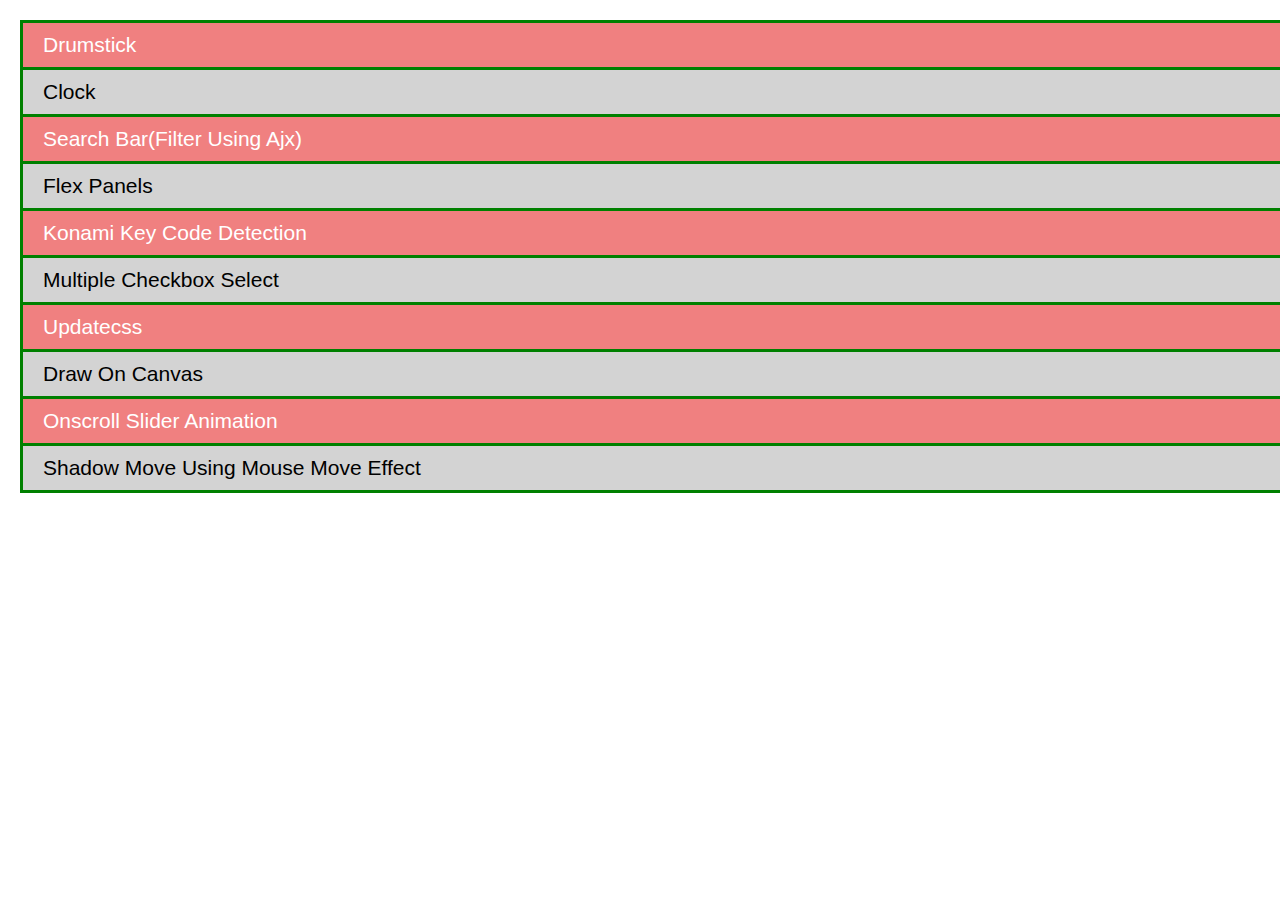
<file: index.html>
<!DOCTYPE html>
<html lang="en">

<head>
    <meta charset="UTF-8">
    <meta http-equiv="X-UA-Compatible" content="IE=edge">
    <meta name="viewport" content="width=device-width, initial-scale=1.0">
    <title>javascript 30</title>
    <link rel="stylesheet" href="style.css">
</head>

<body>

    <div class="container">
        <ul>
            <li><a href="Drumstick/index.html">Drumstick</a></li>
            <li><a href="clock/index.html">Clock</a></li>
            <li><a href="ajx type/index.html">Search bar(Filter using ajx)</a></li>
            <li><a href="Flex panels/index.html">Flex panels</a></li>
            <li><a href="KonamiKeycode/index.html">Konami Key Code Detection</a></li>
            <li><a href="Shift Checkboxes/index.html">Multiple checkbox select</a></li>
            <li><a href="UpdateCss/index.html">Updatecss</a></li>
            <li><a href="Canvas/index.html">Draw on Canvas</a></li>
            <li><a href="Scroll in animations/index.html">onscroll slider animation</a></li>
            <li><a href="Shadow move effect/index.html">Shadow move using mouse move effect</a></li>
        </ul>
    </div>

</body>

</html>
</file>
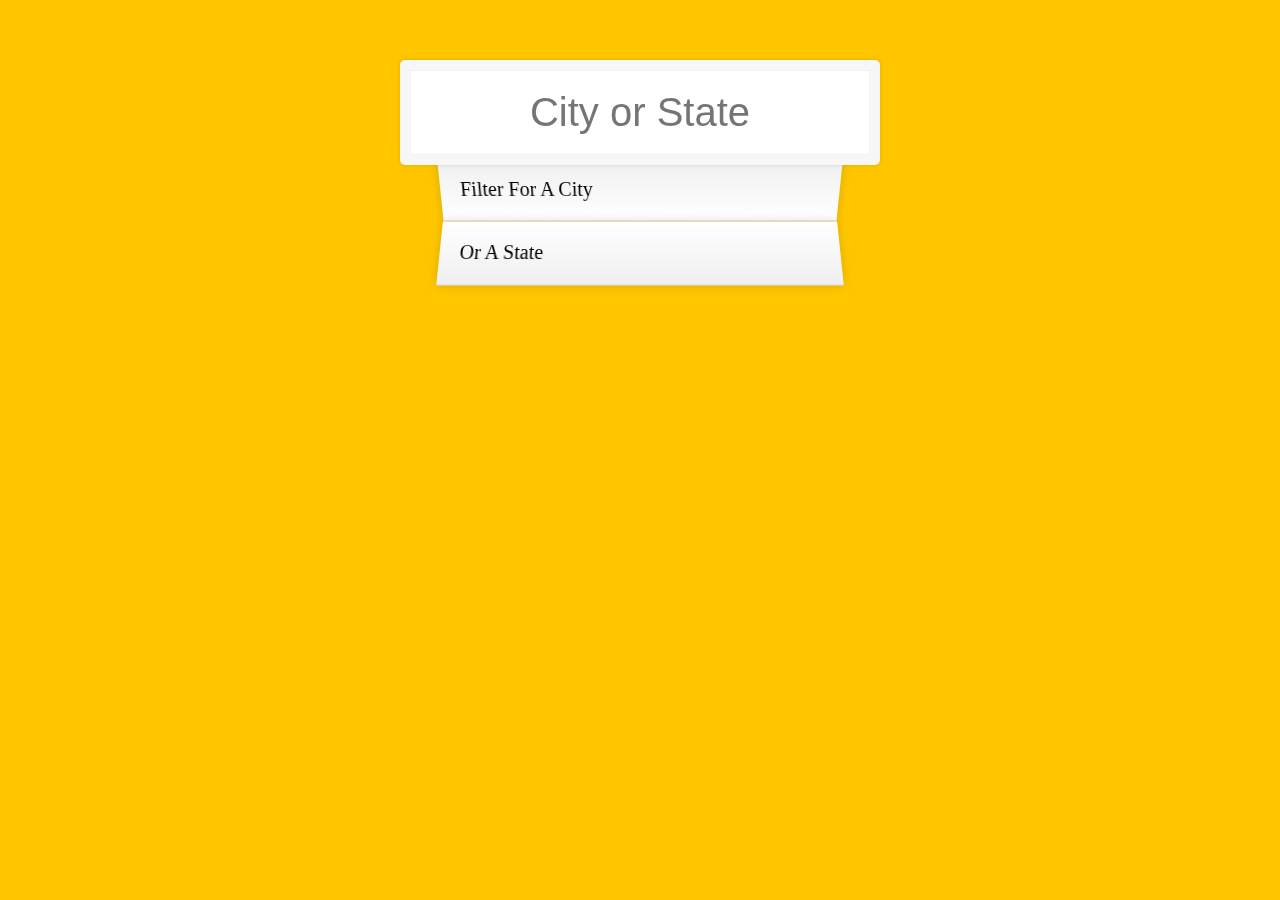
<file: ajx type/index.html>
<!DOCTYPE html>
<html lang="en">

<head>
    <meta charset="UTF-8">
    <title>Type Ahead 👀</title>
    <link rel="stylesheet" href="style.css">
</head>

<body>

    <form class="search-form">
        <input type="text" class="search" placeholder="City or State">
        <ul class="suggestions">
            <li>Filter for a city</li>
            <li>or a state</li>
        </ul>
    </form>
    <script>
        const endpoint = 'https://gist.githubusercontent.com/Miserlou/c5cd8364bf9b2420bb29/raw/2bf258763cdddd704f8ffd3ea9a3e81d25e2c6f6/cities.json';

        const cities = [];
        // fetching data from url
        fetch(endpoint)
            .then(blob => blob.json())
            .then(data => cities.push(...data))


        // to find matches
        function findMatches(wordToMatch, cities) {

            /* we make a regex pattern for match method
             because we cannot pass a variable inside it and make it case insensitve */
            const matchPattern = new RegExp(wordToMatch, 'gi')

            return cities.filter(place => place.city.match(matchPattern) || place.state.match(matchPattern))

        }

        function display() {
            const matched = findMatches(this.value, cities);

            const html = matched.map(place => {
                //regex for matching the search input in array and highligdht it
                const regex = new RegExp(this.value, 'gi');
                const cityName = place.city.replace(regex, `<span class='hl'>${this.value}</span>`)
                const stateName = place.state.replace(regex, `<span class='hl'>${this.value}</span>`)

                //  to dispaly commas in numbers
                internationalNumberFormat = new Intl.NumberFormat('en-US')
                const population = internationalNumberFormat.format(place.population)


                return `<li>
                    <span class="name">${cityName}, ${stateName}</span>
                    <span class="name">${population}</span>
                    </li>`
            }).join("") //join to convert arry object to string 
            console.table(typeof (html));
            suggestions.innerHTML = html


        }


        const search = document.querySelector(".search");
        const suggestions = document.querySelector(".suggestions");

        search.addEventListener('change', display);
        search.addEventListener("keyup", display);


    </script>
</body>

</html>
</file>
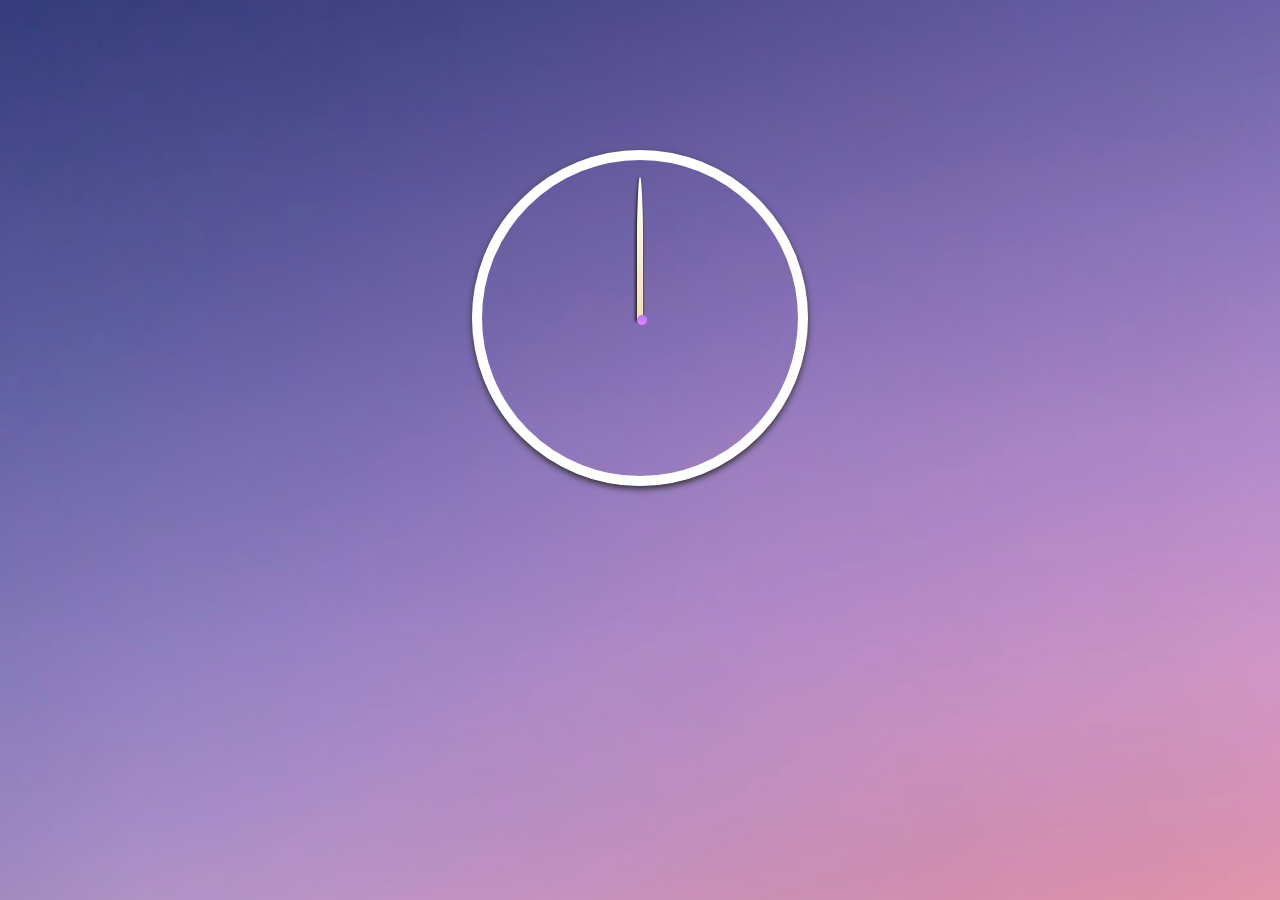
<file: clock/index.html>
<!DOCTYPE html>
<html lang="en">

<head>
    <meta charset="UTF-8">
    <meta http-equiv="X-UA-Compatible" content="IE=edge">
    <meta name="viewport" content="width=device-width, initial-scale=1.0">
    <link rel="stylesheet" href="style.css">
    <title>Document</title>
</head>

<body>

    <section class="clock">
        <div class="clock-face">
            <div class="hour-hand clock-hand"></div>
            <div class="mins-hand clock-hand"></div>
            <div class="sec-hand clock-hand"></div>
            <div class="dot"></div>
        </div>
    </section>
    <script src="script.js"></script>
</body>

</html>
</file>
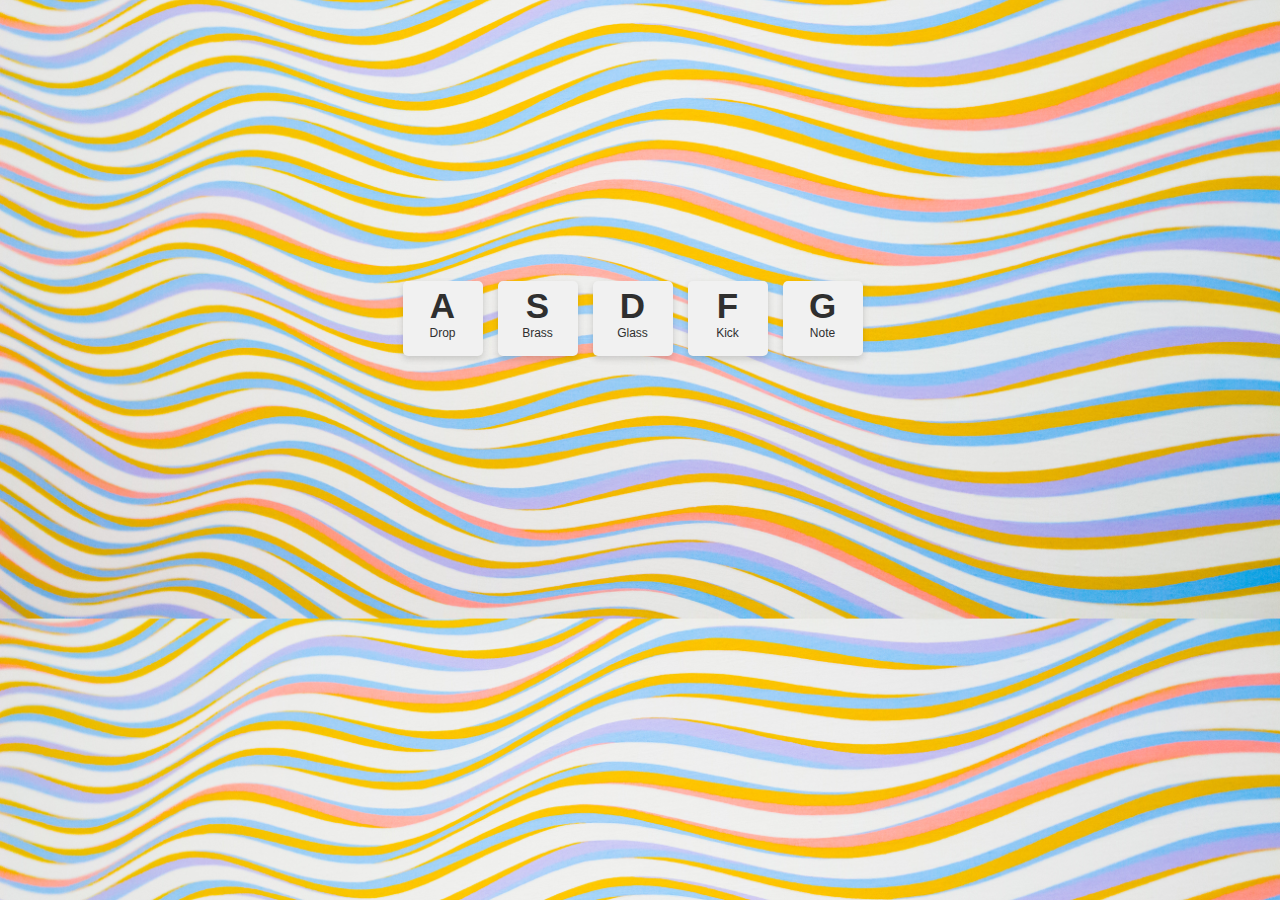
<file: Drumstick/index.html>
<!DOCTYPE html>
<html lang="en">

<head>
    <meta charset="UTF-8">
    <meta http-equiv="X-UA-Compatible" content="IE=edge">
    <meta name="viewport" content="width=device-width, initial-scale=1.0">
    <title>Drumstick</title>
    <link rel="stylesheet" href="style.css">
</head>

<body>
    <div class="keys">
        <div class="key" data-key="65">
            <span class="key__name">A</span>
            <span class="key__sound">Drop</span>
        </div>
        <div class="key" data-key="83">
            <span class="key__name">S</span>
            <span class="key__sound">Brass</span>
        </div>
        <div class="key" data-key="68">
            <span class="key__name">D</span>
            <span class="key__sound">Glass</span>
        </div>
        <div class="key" data-key="70">
            <span class="key__name">F</span>
            <span class="key__sound">Kick</span>
        </div>
        <div class="key" data-key="71">
            <span class="key__name">G</span>
            <span class="key__sound">Note</span>
        </div>
    </div>

    <audio data-key="65" class="audio" src="audio/synth-bass-drop-impact-14706.mp3"></audio>
    <audio data-key="83" class="audio" src="audio/brass-shot-96185.mp3"></audio>
    <audio data-key="68" class="audio" src="audio/glass-breaking-93803.mp3"></audio>
    <audio data-key="70" class="audio" src="audio/kick-tech-5825.mp3"></audio>
    <audio data-key="71" class="audio" src="audio/music-box-note-14514.mp3"></audio>

</body>
<script src="script.js"></script>

</html>
</file>
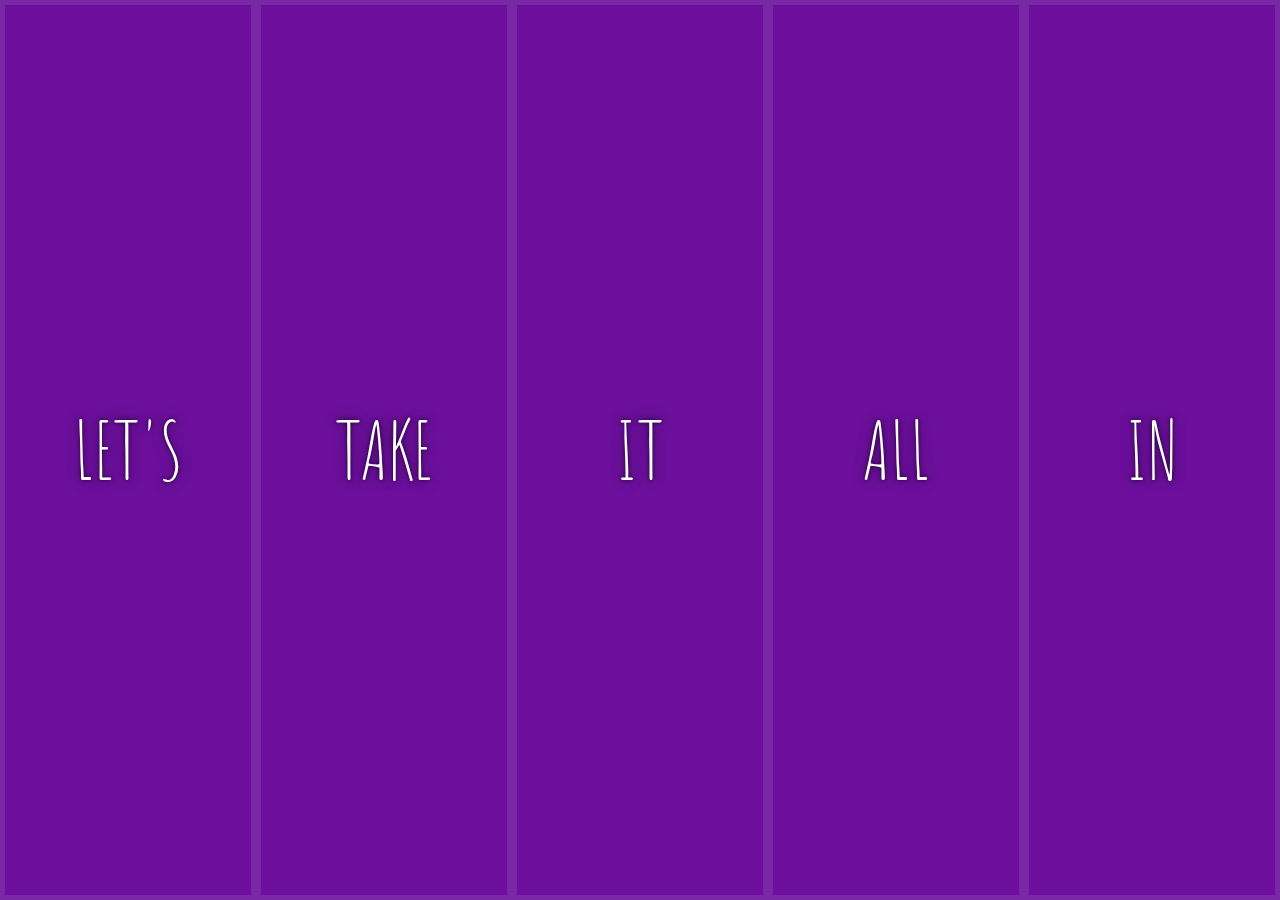
<file: Flex panels/index.html>
<!DOCTYPE html>
<html lang="en">

<head>
    <meta charset="UTF-8">
    <title>Flex Panels 💪</title>
    <link href='https://fonts.googleapis.com/css?family=Amatic+SC' rel='stylesheet' type='text/css'>
</head>

<body>
    <style>
        html {
            box-sizing: border-box;
            background: #ffc600;
            font-family: 'helvetica neue';
            font-size: 20px;
            font-weight: 200;
        }

        body {
            margin: 0;
        }

        *,
        *:before,
        *:after {
            box-sizing: inherit;
        }

        .panels {
            min-height: 100vh;
            overflow: hidden;
            display: flex;
        }

        .panel {
            background: #6B0F9C;
            box-shadow: inset 0 0 0 5px rgba(255, 255, 255, 0.1);
            color: white;
            text-align: center;
            align-items: center;
            /* Safari transitionend event.propertyName === flex */
            /* Chrome + FF transitionend event.propertyName === flex-grow */
            transition:
                font-size 0.7s cubic-bezier(0.61, -0.19, 0.7, -0.11),
                flex 0.7s cubic-bezier(0.61, -0.19, 0.7, -0.11),
                background 0.2s;
            font-size: 20px;
            background-size: cover;
            background-position: center;
            flex: 1;
            justify-content: center;
            display: flex;
            flex-direction: column;
        }

        .panel1 {
            background-image: url(https://source.unsplash.com/gYl-UtwNg_I/1500x1500);
        }

        .panel2 {
            background-image: url(https://source.unsplash.com/rFKUFzjPYiQ/1500x1500);
        }

        .panel3 {
            background-image: url(https://images.unsplash.com/photo-1465188162913-8fb5709d6d57?ixlib=rb-0.3.5&q=80&fm=jpg&crop=faces&cs=tinysrgb&w=1500&h=1500&fit=crop&s=967e8a713a4e395260793fc8c802901d);
        }

        .panel4 {
            background-image: url(https://source.unsplash.com/ITjiVXcwVng/1500x1500);
        }

        .panel5 {
            background-image: url(https://source.unsplash.com/3MNzGlQM7qs/1500x1500);
        }

        /* Flex Items */
        .panel>* {
            margin: 0;
            width: 100%;
            transition: transform 0.5s;
            flex: 1 0 auto;
            display: flex;
            justify-content: center;
            align-items: center;
        }

        .panel>*:first-child {
            transform: translateY(-100%);
        }

        .panel.open-active>*:first-child {
            transform: translateY(0);
        }

        .panel>*:last-child {
            transform: translateY(100%);
        }

        .panel.open-active>*:last-child {
            transform: translateY(0);
        }

        .panel p {
            text-transform: uppercase;
            font-family: 'Amatic SC', cursive;
            text-shadow: 0 0 4px rgba(0, 0, 0, 0.72), 0 0 14px rgba(0, 0, 0, 0.45);
            font-size: 2em;
        }

        .panel p:nth-child(2) {
            font-size: 4em;
        }

        .panel.open {
            flex: 5;
            font-size: 40px;
        }

        @media only screen and (max-width: 600px) {
            .panel p {
                font-size: 1em;
            }
        }
    </style>


    <div class="panels">
        <div class="panel panel1">
            <p>Hey</p>
            <p>Let's</p>
            <p>Dance</p>
        </div>
        <div class="panel panel2">
            <p>Give</p>
            <p>Take</p>
            <p>Receive</p>
        </div>
        <div class="panel panel3">
            <p>Experience</p>
            <p>It</p>
            <p>Today</p>
        </div>
        <div class="panel panel4">
            <p>Give</p>
            <p>All</p>
            <p>You can</p>
        </div>
        <div class="panel panel5">
            <p>Life</p>
            <p>In</p>
            <p>Motion</p>
        </div>
    </div>

    <script>
        const panels = document.querySelectorAll('.panel');

        function toggleOpen() {
            console.log('Hello');
            this.classList.toggle('open');
        }

        function toggleActive(e) {
            console.log(e.propertyName);
            if (e.propertyName.includes('flex')) {
                this.classList.toggle('open-active');
            }
        }

        panels.forEach(panel => panel.addEventListener('click', toggleOpen));
        panels.forEach(panel => panel.addEventListener('transitionend', toggleActive));
    </script>

</body>

</html>
</file>
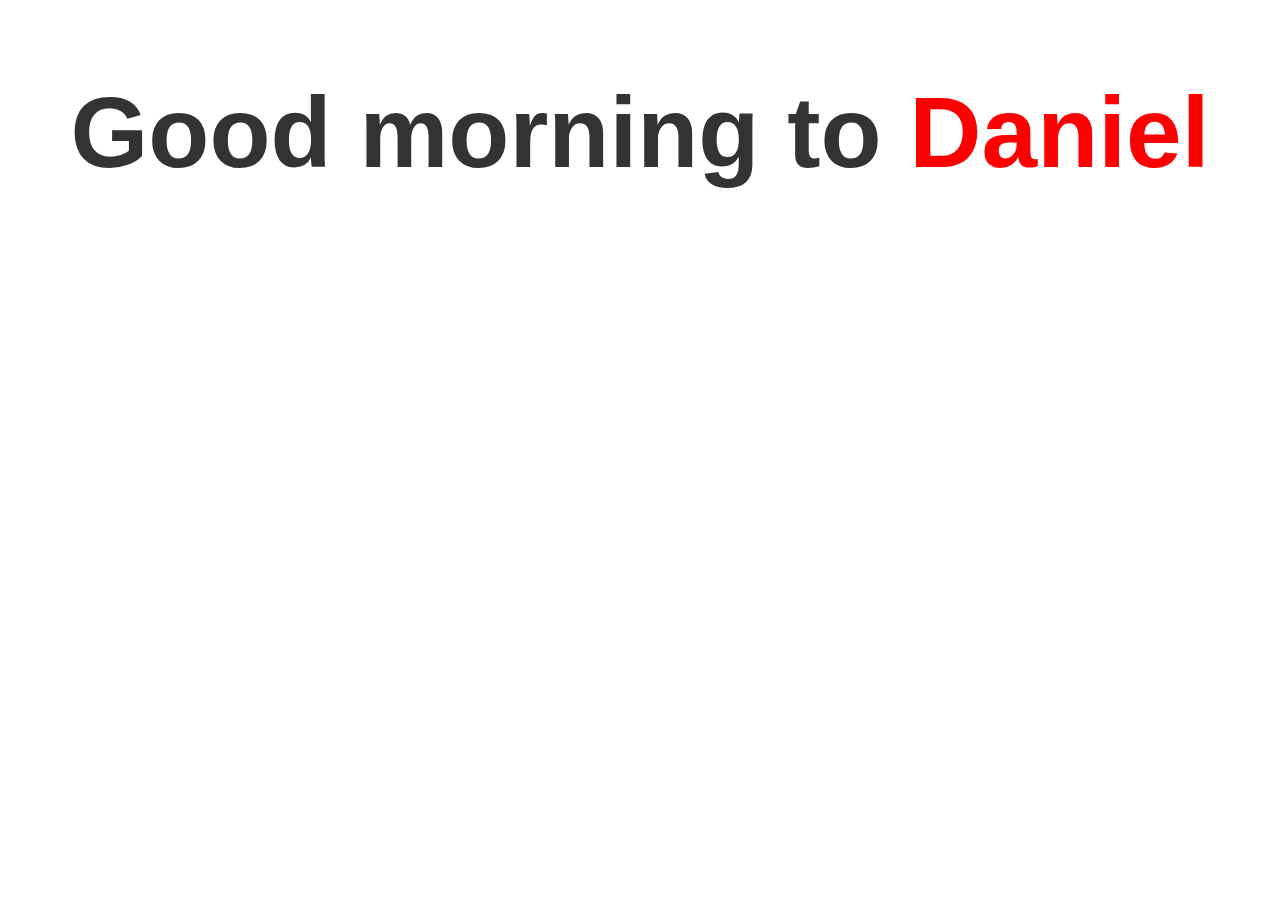
<file: KonamiKeycode/index.html>
<!DOCTYPE html>
<html lang="en">

<head>
    <meta charset="UTF-8">
    <meta http-equiv="X-UA-Compatible" content="IE=edge">
    <meta name="viewport" content="width=device-width, initial-scale=1.0">
    <title>Document</title>
    <style>
        .container {
            display: grid;
            place-items: center;
        }

        .container h1 {
            font-size: 100px;
            color: #333;
            font-family: 'Gill Sans', 'Gill Sans MT', Calibri, 'Trebuchet MS', sans-serif;
        }

        .container h1 .replaceCode {
            color: red;
        }
    </style>
</head>

<body>
    <div class="container">
        <h1>Good morning to <span class="replaceCode">Daniel</span></h1>
    </div>
    <script>
        let pressed = []
        const secretCode = 'wesbos'
        const changeCode = document.querySelector(".replaceCode")
        window.addEventListener("keyup", (e) => {
            pressed.push(e.key)
            pressed.splice(-secretCode.length - 1, pressed.length - secretCode.length)
            console.log(pressed);
            if (pressed.join('').includes(secretCode))
                changeCode.textContent = secretCode
            console.log(hello);
        })

    </script>
</body>

</html>
</file>
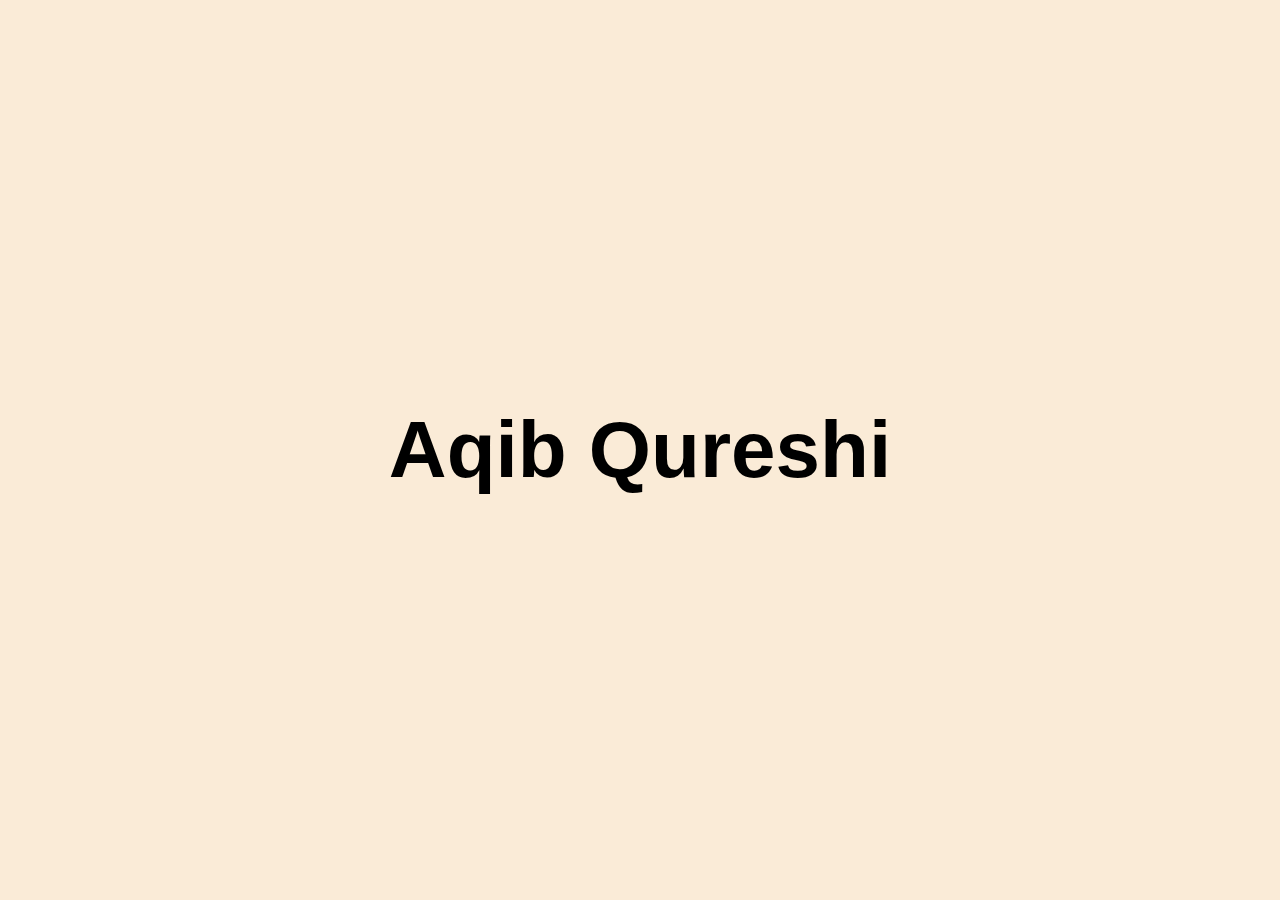
<file: Shadow move effect/index.html>
<!DOCTYPE html>
<html lang="en">

<head>
    <meta charset="UTF-8">
    <meta http-equiv="X-UA-Compatible" content="IE=edge">
    <meta name="viewport" content="width=device-width, initial-scale=1.0">
    <title>Document</title>
</head>
<style>
    * {
        margin: 0;
        padding: 0;
        box-sizing: border-box;
    }

    .hero {
        width: 100%;
        height: 100vh;
        background-color: antiquewhite;
        display: flex;
        justify-content: center;
        align-items: center;
    }

    h1 {
        margin: 0 auto;
        font-size: 80px;
        font-family: 'Trebuchet MS', 'Lucida Sans Unicode', 'Lucida Grande', 'Lucida Sans', Arial, sans-serif;
        font-weight: 900;
    }
</style>

<body>

    <div class="hero">
        <h1 contenteditable>Aqib Qureshi</h1>
    </div>
</body>
<script>
    const hero = document.querySelector(".hero")
    const text = hero.querySelector("h1")
    const walk = 100

    function shadow(e) {
        // console.log(e);
        const width = hero.offsetWidth
        const height = hero.offsetHeight
        let x = e.offsetX
        let y = e.offsetY

        if (this !== e.target) {
            x = x + e.target.offsetLeft
            y = y + e.target.offsetTop
        }
        console.log(x, width, walk);
        const xWalk = (x / width * walk) - (walk / 2)
        const yWalk = (y / height * walk) - (walk / 2)


        text.style.textShadow = `${xWalk}px ${yWalk}px 0 rgba(100,50,200) `

        console.log(xWalk, yWalk);

    }
    hero.addEventListener('mousemove', shadow)

</script>

</html>
</file>
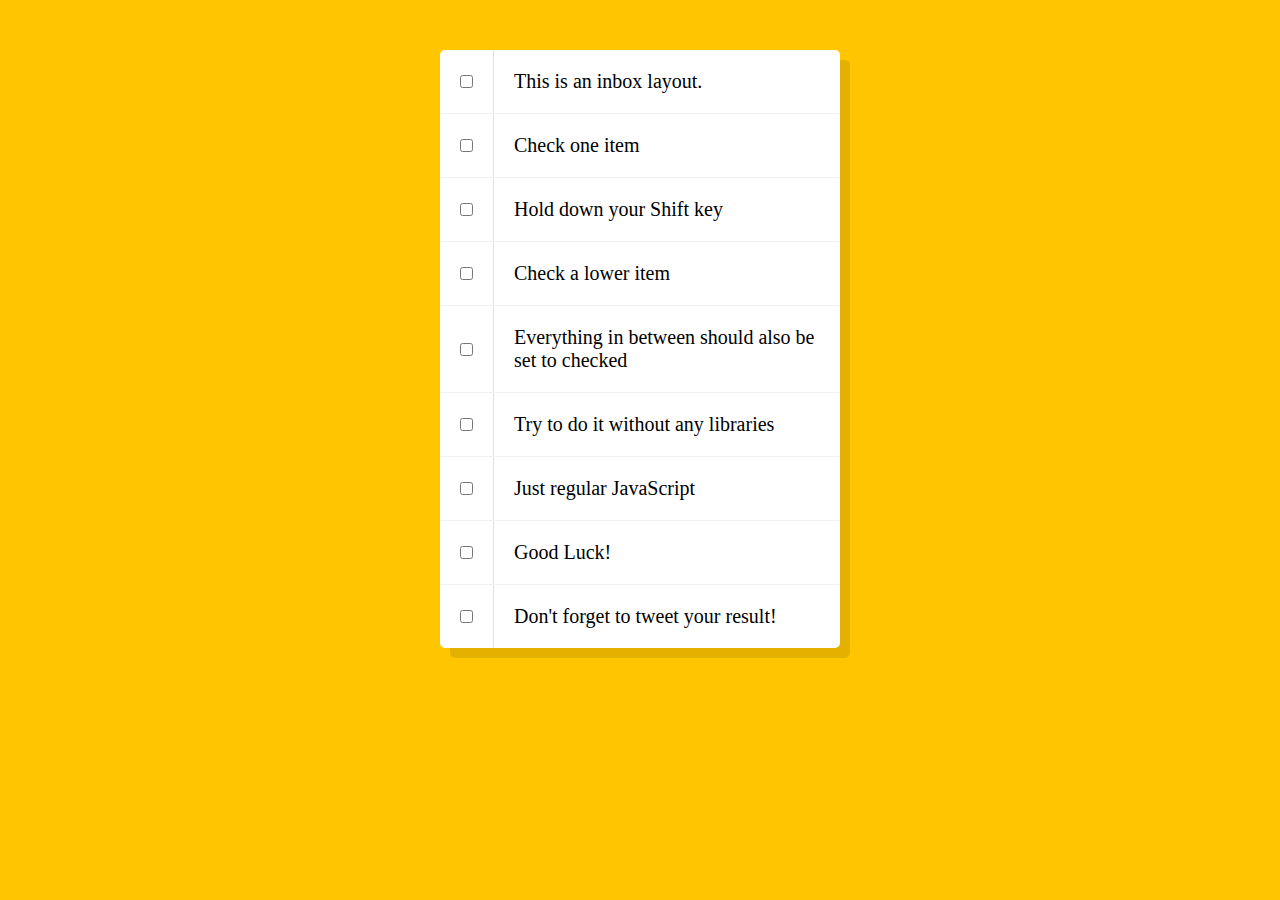
<file: Shift Checkboxes/index.html>
<!DOCTYPE html>
<html lang="en">

<head>
    <meta charset="UTF-8">
    <title>Hold Shift to Check Multiple Checkboxes</title>
</head>

<body>
    <style>
        html {
            font-family: sans-serif;
            background: #ffc600;
        }

        .inbox {
            max-width: 400px;
            margin: 50px auto;
            background: white;
            border-radius: 5px;
            box-shadow: 10px 10px 0 rgba(0, 0, 0, 0.1);
        }

        .item {
            display: flex;
            align-items: center;
            border-bottom: 1px solid #F1F1F1;
        }

        .item:last-child {
            border-bottom: 0;
        }

        input:checked+p {
            background: #F9F9F9;
            text-decoration: line-through;
        }

        input[type="checkbox"] {
            margin: 20px;
        }

        p {
            margin: 0;
            padding: 20px;
            transition: background 0.2s;
            flex: 1;
            font-family: 'helvetica neue';
            font-size: 20px;
            font-weight: 200;
            border-left: 1px solid #D1E2FF;
        }
    </style>
    <!--
   The following is a common layout you would see in an email client.
   When a user clicks a checkbox, holds Shift, and then clicks another checkbox a few rows down, all the checkboxes inbetween those two checkboxes should be checked.
  -->
    <div class="inbox">
        <div class="item">
            <input type="checkbox">
            <p>This is an inbox layout.</p>
        </div>
        <div class="item">
            <input type="checkbox">
            <p>Check one item</p>
        </div>
        <div class="item">
            <input type="checkbox">
            <p>Hold down your Shift key</p>
        </div>
        <div class="item">
            <input type="checkbox">
            <p>Check a lower item</p>
        </div>
        <div class="item">
            <input type="checkbox">
            <p>Everything in between should also be set to checked</p>
        </div>
        <div class="item">
            <input type="checkbox">
            <p>Try to do it without any libraries</p>
        </div>
        <div class="item">
            <input type="checkbox">
            <p>Just regular JavaScript</p>
        </div>
        <div class="item">
            <input type="checkbox">
            <p>Good Luck!</p>
        </div>
        <div class="item">
            <input type="checkbox">
            <p>Don't forget to tweet your result!</p>
        </div>
    </div>

    <script src="script.js"></script>

</body>

</html>
</file>
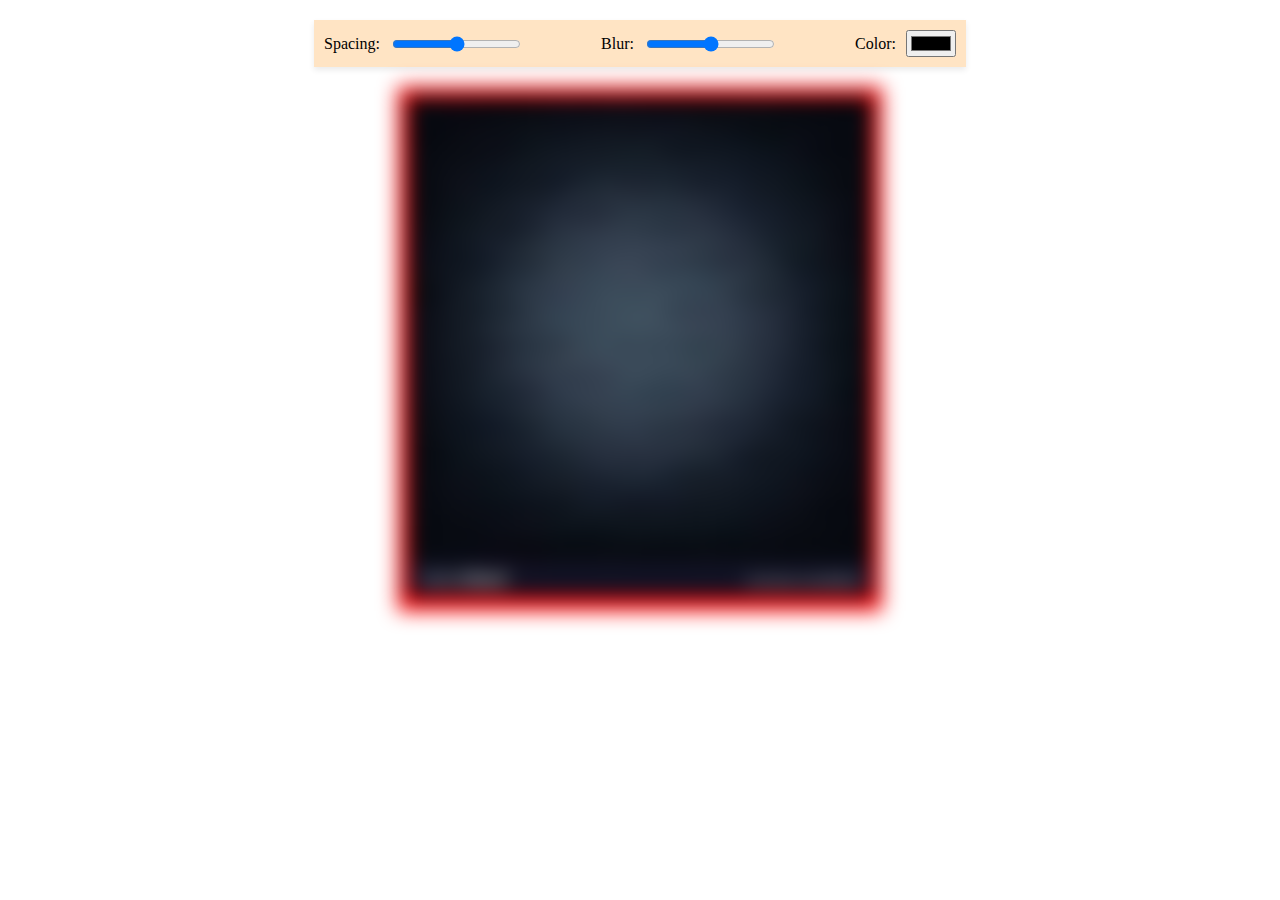
<file: UpdateCss/index.html>
<!DOCTYPE html>
<html lang="en">

<head>
    <meta charset="UTF-8">
    <meta http-equiv="X-UA-Compatible" content="IE=edge">
    <meta name="viewport" content="width=device-width, initial-scale=1.0">
    <link rel="stylesheet" href="style.css">
    <title>Document</title>
</head>

<body>
    <div class="input-holder">
        <label for="space">Spacing:<input name="space" type="range" min="0" max="30" data-size="px"></label>
        <label for="blur">Blur:<input name="blur" type="range" min="0" max="30" data-size="px"></label>
        <label for="space">Color:<input name="color" type="color"></label>
    </div>
    <div class="main-img">
        <img src="img/images.jpg" alt="">
    </div>


    <script src="script.js"></script>
</body>

</html>
</file>
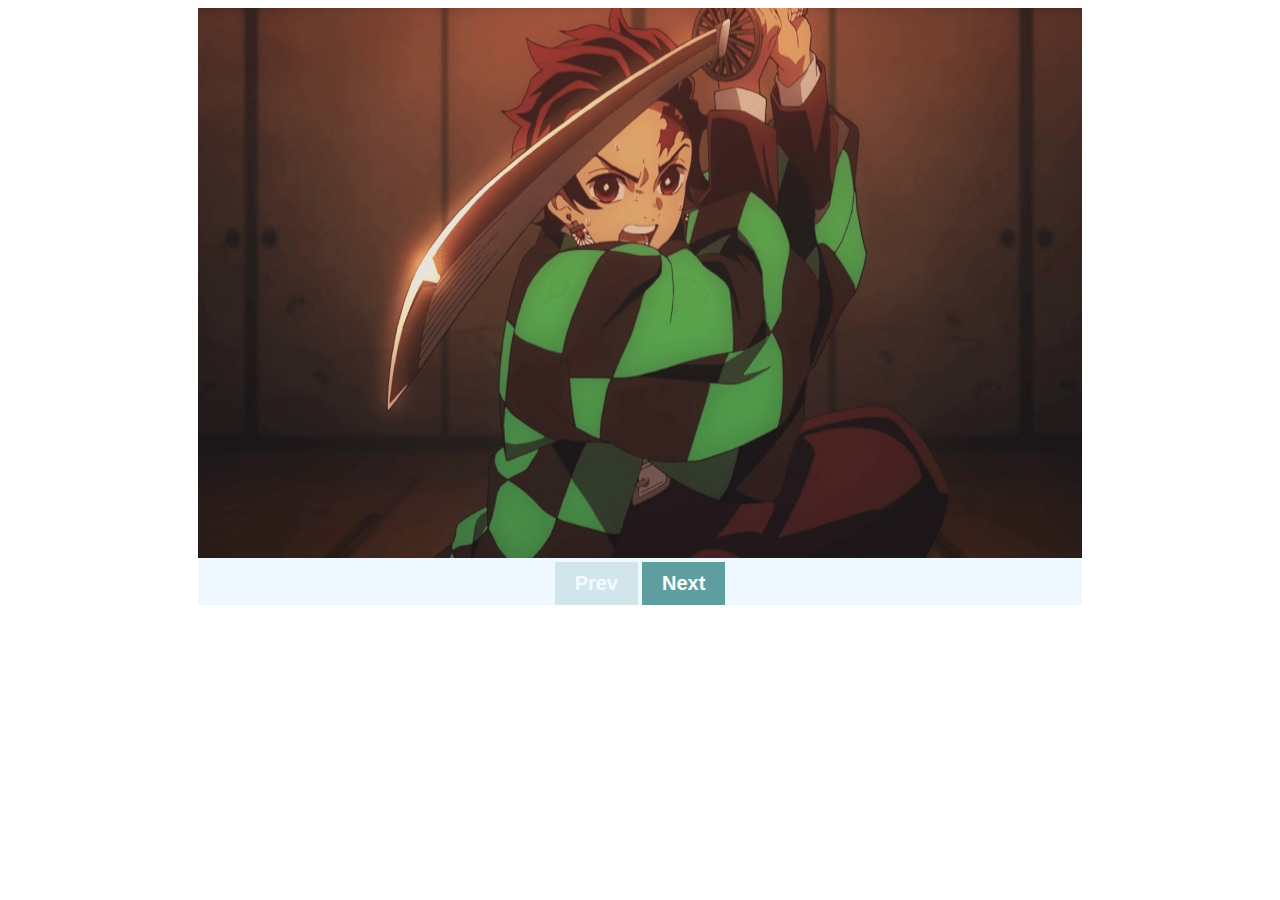
<file: js practice/slider/index.html>
<!DOCTYPE html>
<html lang="en">

<head>
    <meta charset="UTF-8">
    <meta http-equiv="X-UA-Compatible" content="IE=edge">
    <meta name="viewport" content="width=device-width, initial-scale=1.0">
    <link rel="stylesheet" href="style.css">
    <title>Document</title>
</head>

<body>

    <section class="slider-container">
        <div class="slider">
            <img id="slider-img" src="" alt="slider-img">
            <div class="slider-btn">
                <button id="prev" class="prev">Prev</button>
                <button id="next" class="next">Next</button>
            </div>
        </div>

    </section>

</body>
<script src="slider.js"></script>

</html>
</file>
<file: style.css>
* {
  margin: 0;
  padding: 0;
  -webkit-box-sizing: border-box;
          box-sizing: border-box;
}

.container {
  width: 1320px;
  margin: 0 auto;
}

.container ul {
  padding: 20px;
}

.container ul li {
  list-style: none;
  padding: 10px 20px;
  border: 3px solid green;
  border-bottom: none;
}

.container ul li:last-child {
  border-bottom: 3px solid green;
}

.container ul li:nth-child(odd) {
  background-color: lightcoral;
}

.container ul li:nth-child(odd) a {
  color: white;
}

.container ul li:nth-child(even) {
  background-color: lightgray;
}

.container ul li a {
  text-decoration: none;
  font-size: 21px;
  font-weight: 500;
  font-family: "Franklin Gothic Medium", "Arial Narrow", Arial, sans-serif;
  text-transform: capitalize;
  color: black;
}
/*# sourceMappingURL=style.css.map */
</file>
<file: ajx type/style.css>
html {
  box-sizing: border-box;
  background: #ffc600;
  font-family: "helvetica neue";
  font-size: 20px;
  font-weight: 200;
}

*,
*:before,
*:after {
  box-sizing: inherit;
}

input {
  width: 100%;
  padding: 20px;
}

.search-form {
  max-width: 400px;
  margin: 50px auto;
}

input.search {
  margin: 0;
  text-align: center;
  outline: 0;
  border: 10px solid #f7f7f7;
  width: 120%;
  left: -10%;
  position: relative;
  top: 10px;
  z-index: 2;
  border-radius: 5px;
  font-size: 40px;
  box-shadow: 0 0 5px rgba(0, 0, 0, 0.12), inset 0 0 2px rgba(0, 0, 0, 0.19);
}

.suggestions {
  margin: 0;
  padding: 0;
  position: relative;
  /*perspective: 20px;*/
}

.suggestions li {
  background: white;
  list-style: none;
  border-bottom: 1px solid #d8d8d8;
  box-shadow: 0 0 10px rgba(0, 0, 0, 0.14);
  margin: 0;
  padding: 20px;
  transition: background 0.2s;
  display: flex;
  justify-content: space-between;
  text-transform: capitalize;
}

.suggestions li:nth-child(even) {
  transform: perspective(100px) rotateX(3deg) translateY(2px) scale(1.001);
  background: linear-gradient(to bottom, #ffffff 0%, #efefef 100%);
}

.suggestions li:nth-child(odd) {
  transform: perspective(100px) rotateX(-3deg) translateY(3px);
  background: linear-gradient(to top, #ffffff 0%, #efefef 100%);
}

span.population {
  font-size: 15px;
}

.hl {
  background: #ffc600;
}
</file>
<file: clock/style.css>
body {
  background-image: url("img/photo-1569982175971-d92b01cf8694.jpg");
  background-repeat: no-repeat;
  background-size: cover;
  background-position: center;
}

.clock {
  height: 300px;
  width: 300px;
  border: 10px solid white;
  border-radius: 50%;
  margin: 150px auto;
  -webkit-box-shadow: 0 3px 6px #333;
          box-shadow: 0 3px 6px #333;
  padding: 8px;
}

.clock-face {
  position: relative;
  height: 100%;
  width: 100%;
}

.clock-hand {
  width: 48%;
  height: 6px;
  background-image: -webkit-gradient(linear, left top, right top, from(white), to(wheat));
  background-image: linear-gradient(to right, white, wheat);
  border-top-left-radius: 50%;
  border-bottom-left-radius: 50%;
  position: absolute;
  top: 50%;
  left: 2%;
  -webkit-transform-origin: 100%;
          transform-origin: 100%;
  -webkit-transform: rotate(90deg);
          transform: rotate(90deg);
  -webkit-box-shadow: 0 1px 3px #333;
          box-shadow: 0 1px 3px #333;
}

.clock .hour-hand {
  width: 40%;
  left: 10%;
}

.clock .mins-hand {
  width: 44%;
  left: 6%;
}

.clock .dot {
  height: 10px;
  width: 10px;
  background-image: -webkit-gradient(linear, left top, left bottom, from(#ac7dff), to(#ec7fff));
  background-image: linear-gradient(#ac7dff, #ec7fff);
  border-radius: 50%;
  position: absolute;
  top: 49%;
  left: 49%;
}
/*# sourceMappingURL=style.css.map */
</file>
<file: Drumstick/style.css>
body {
  background-image: url("img/bg-img.jpg");
  background-size: cover;
  background-position: center;
  background-repeat: none;
  font-family: Arial, Helvetica, sans-serif;
  display: -webkit-box;
  display: -ms-flexbox;
  display: flex;
  -webkit-box-pack: center;
      -ms-flex-pack: center;
          justify-content: center;
}

body .keys {
  display: -webkit-box;
  display: -ms-flexbox;
  display: flex;
  padding: 20px;
  -webkit-box-pack: center;
      -ms-flex-pack: center;
          justify-content: center;
  -webkit-box-align: center;
      -ms-flex-align: center;
          align-items: center;
  height: 100%;
  margin-top: 20%;
}

body .keys .key {
  color: #2f2f2f;
  padding: 5px;
  text-align: center;
  display: -webkit-box;
  display: -ms-flexbox;
  display: flex;
  -webkit-box-orient: vertical;
  -webkit-box-direction: normal;
      -ms-flex-direction: column;
          flex-direction: column;
  background-color: #f1f1f1;
  border-radius: 5px;
  width: 70px;
  height: 65px;
  margin-right: 15px;
  -webkit-box-shadow: 0 3px 6px #2f2f2f30;
          box-shadow: 0 3px 6px #2f2f2f30;
  -webkit-transition: all 0.05s ease;
  transition: all 0.05s ease;
}

body .keys .key__name {
  font-size: 35px;
  font-weight: 700;
}

body .keys .key__sound {
  font-size: 12px;
  font-weight: 500;
}

body .keys .sound {
  -webkit-transform: scale(1.1);
          transform: scale(1.1);
  border: 2px solid red;
  -webkit-box-shadow: 0 3px 6px 0 red;
          box-shadow: 0 3px 6px 0 red;
}
/*# sourceMappingURL=style.css.map */
</file>
<file: UpdateCss/style.css>
:root {
  --color: red;
  --blur: 10px;
  --space: 10px;
}

.input-holder {
  display: flex;
  justify-content: space-between;
  align-items: center;
  width: 50%;
  margin: 20px auto 20px auto;
  padding: 10px;
  background-color: bisque;
  box-shadow: 0 3px 6px 0 #00000015;
}
.input-holder label {
  display: flex;
  align-items: center;
  column-gap: 10px;
}

.main-img {
  margin: auto;
  width: fit-content;
  padding: var(--space);
  background-color: var(--color);
  filter: blur(var(--blur));
}
img {
  height: 500px;
}
</file>
<file: js practice/slider/style.css>
.slider {
  background-color: aliceblue;
  width: 70%;
  margin: auto;
  position: relative;
}

#slider-img {
  width: 100%;
  height: 550px;
  transition: all 0.5s fade;
}

.slider-btn {
  width: fit-content;
  margin: auto;
}
.prev,
.next {
  border: none;
  outline: none;
  background-color: cadetblue;
  color: white;
  font-weight: 700;
  padding: 10px 20px;
  font-size: 20px;
}

.prev:disabled,
.next:disabled {
  opacity: 0.2;
}
</file>
